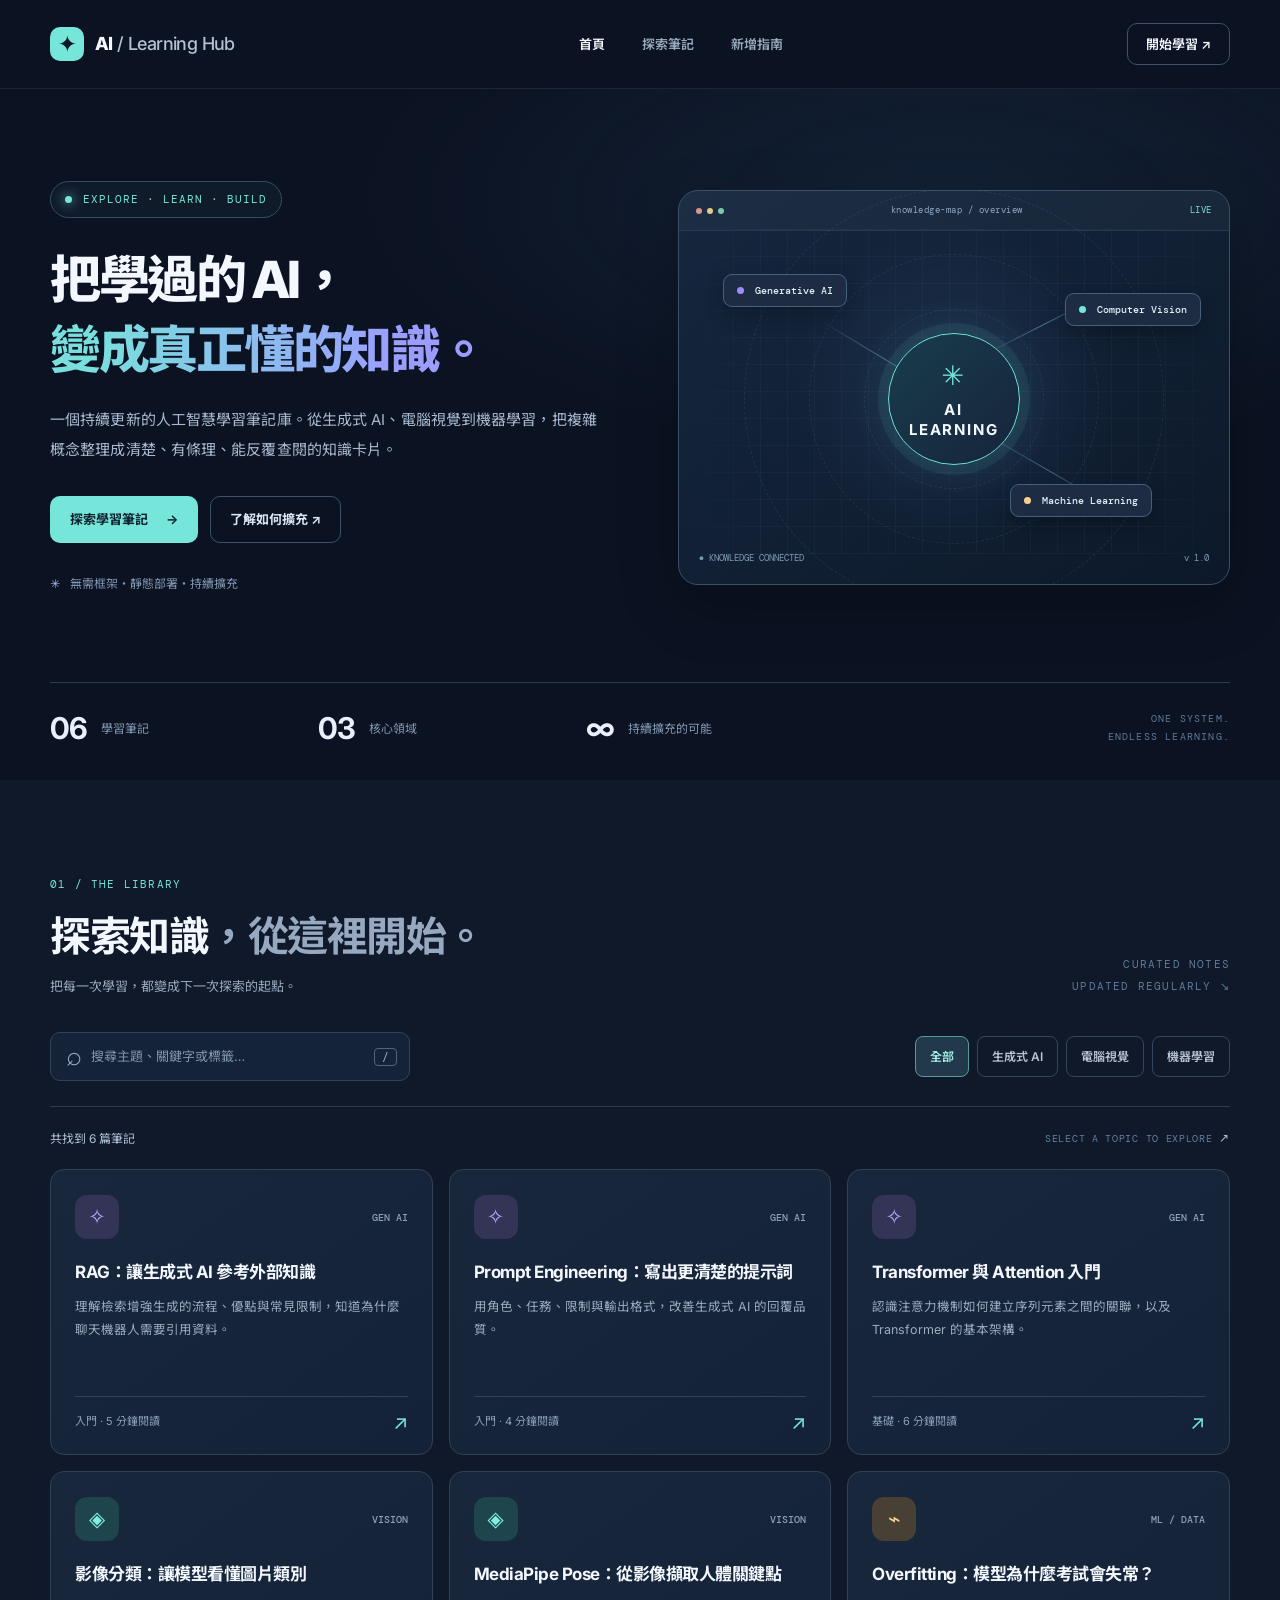
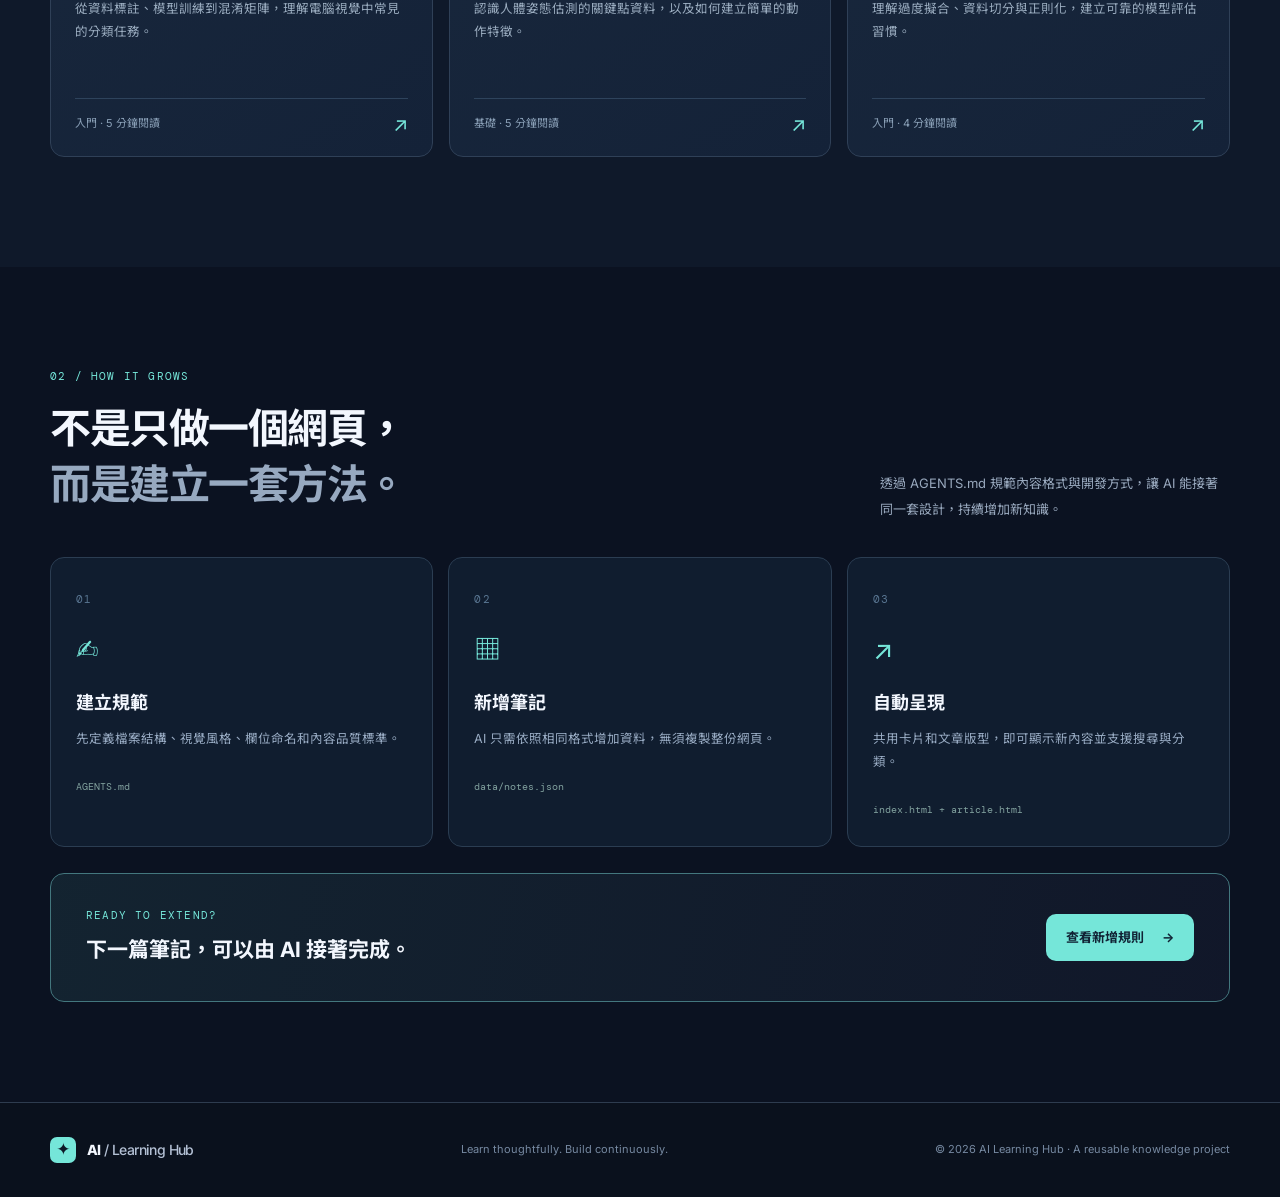
<file: ai-learning-hub/index.html>
<!doctype html>
<html lang="zh-Hant">
<head>
  <meta charset="utf-8">
  <meta name="viewport" content="width=device-width,initial-scale=1">
  <meta name="description" content="AI Learning Hub：把 RAG、電腦視覺和機器學習知識整理成可持續擴充的學習筆記。">
  <meta name="theme-color" content="#0b1221">
  <title>AI Learning Hub｜讓知識持續生長</title>
  <link rel="stylesheet" href="assets/css/style.css">
  <script src="assets/js/app.js" defer></script>
</head>
<body data-page="home">
  <a class="skip-link" href="#main">跳至主要內容</a>
  <header class="site-header">
    <div class="container header-inner">
      <a class="brand" href="index.html" aria-label="AI Learning Hub 首頁"><span class="brand-mark">✦</span><span>AI<span class="brand-light"> / Learning Hub</span></span></a>
      <nav class="nav-links" aria-label="主選單">
        <a class="active" href="index.html">首頁</a>
        <a href="#notes">探索筆記</a>
        <a href="guide.html">新增指南</a>
      </nav>
      <a class="nav-cta" href="#notes">開始學習 <span aria-hidden="true">↗</span></a>
    </div>
  </header>
  <main id="main">
    <section class="hero">
      <div class="container hero-grid">
        <div class="hero-copy">
          <span class="eyebrow"><span class="eyebrow-dot"></span> EXPLORE · LEARN · BUILD</span>
          <h1>把學過的 AI，<br><span class="gradient-text">變成真正懂的知識。</span></h1>
          <p class="hero-desc">一個持續更新的人工智慧學習筆記庫。從生成式 AI、電腦視覺到機器學習，把複雜概念整理成清楚、有條理、能反覆查閱的知識卡片。</p>
          <div class="hero-actions"><a class="btn btn-primary" href="#notes">探索學習筆記 <span aria-hidden="true">→</span></a><a class="btn btn-ghost" href="guide.html">了解如何擴充 ↗</a></div>
          <div class="hero-proof"><span class="tiny-star">✳</span> 無需框架・靜態部署・持續擴充</div>
        </div>
        <div class="hero-visual" aria-label="AI 知識之間的關聯示意圖" role="img">
          <div class="visual-frame">
            <div class="visual-top"><span class="window-dots"><i></i><i></i><i></i></span><span>knowledge-map / overview</span><span class="visual-chip">LIVE</span></div>
            <div class="orbit orbit-a"></div><div class="orbit orbit-b"></div><div class="orbit orbit-c"></div>
            <div class="connect-line line-a"></div><div class="connect-line line-b"></div><div class="connect-line line-c"></div>
            <div class="map-center"><span class="map-spark">✳</span><strong>AI<br>LEARNING</strong></div>
            <div class="map-node node-llm"><span class="node-dot violet"></span> Generative AI</div>
            <div class="map-node node-cv"><span class="node-dot cyan"></span> Computer Vision</div>
            <div class="map-node node-ml"><span class="node-dot amber"></span> Machine Learning</div>
            <div class="map-meta"><span>● KNOWLEDGE CONNECTED</span><span>v 1.0</span></div>
          </div>
        </div>
      </div>
      <div class="container metrics-row"><div><strong id="count-total">06</strong><span>學習筆記</span></div><div><strong id="count-category">03</strong><span>核心領域</span></div><div><strong>∞</strong><span>持續擴充的可能</span></div><div class="metrics-caption">ONE SYSTEM.<br>ENDLESS LEARNING.</div></div>
    </section>
    <section class="notes-section" id="notes">
      <div class="container">
        <div class="section-heading"><div><span class="section-kicker">01 / THE LIBRARY</span><h2>探索知識<span class="soft-title">，從這裡開始。</span></h2><p>把每一次學習，都變成下一次探索的起點。</p></div><div class="section-side">CURATED NOTES<br>UPDATED REGULARLY ↘</div></div>
        <div class="filter-bar"><label class="search-box"><span aria-hidden="true">⌕</span><input id="search-input" type="search" placeholder="搜尋主題、關鍵字或標籤…" aria-label="搜尋筆記"><kbd>/</kbd></label><div class="filter-buttons" id="filter-buttons" role="group" aria-label="依領域篩選"><button class="filter active" data-category="全部" type="button" aria-pressed="true">全部</button><button class="filter" data-category="生成式 AI" type="button" aria-pressed="false">生成式 AI</button><button class="filter" data-category="電腦視覺" type="button" aria-pressed="false">電腦視覺</button><button class="filter" data-category="機器學習" type="button" aria-pressed="false">機器學習</button></div></div>
        <div class="results-header"><span id="results-label" aria-live="polite">正在載入筆記…</span><span class="results-hint">SELECT A TOPIC TO EXPLORE <span aria-hidden="true">↗</span></span></div>
        <div class="notes-grid" id="notes-grid" aria-live="polite"><div class="loading">正在讀取學習筆記…</div></div>
        <div class="empty-state hidden" id="empty-state"><strong>暫時沒有符合的筆記</strong><p>試試其他關鍵字，或切換分類。</p><button id="reset-filter" class="btn btn-outline" type="button">清除篩選</button></div>
      </div>
    </section>
    <section class="method-section" id="workflow"><div class="container"><div class="section-heading"><div><span class="section-kicker">02 / HOW IT GROWS</span><h2>不是只做一個網頁，<br><span class="soft-title">而是建立一套方法。</span></h2></div><p class="method-intro">透過 AGENTS.md 規範內容格式與開發方式，讓 AI 能接著同一套設計，持續增加新知識。</p></div><div class="steps-grid"><article class="step-card"><span class="step-no">01</span><span class="step-icon">✍</span><h3>建立規範</h3><p>先定義檔案結構、視覺風格、欄位命名和內容品質標準。</p><span class="step-foot">AGENTS.md</span></article><article class="step-card"><span class="step-no">02</span><span class="step-icon">▦</span><h3>新增筆記</h3><p>AI 只需依照相同格式增加資料，無須複製整份網頁。</p><span class="step-foot">data/notes.json</span></article><article class="step-card"><span class="step-no">03</span><span class="step-icon">↗</span><h3>自動呈現</h3><p>共用卡片和文章版型，即可顯示新內容並支援搜尋與分類。</p><span class="step-foot">index.html + article.html</span></article></div><div class="method-banner"><div><span class="section-kicker">READY TO EXTEND?</span><h3>下一篇筆記，可以由 AI 接著完成。</h3></div><a class="btn btn-primary" href="guide.html">查看新增規則 <span aria-hidden="true">→</span></a></div></div></section>
  </main>
  <footer class="site-footer"><div class="container footer-inner"><a class="brand footer-brand" href="index.html"><span class="brand-mark">✦</span><span>AI<span class="brand-light"> / Learning Hub</span></span></a><p>Learn thoughtfully. Build continuously.</p><span>© 2026 AI Learning Hub · A reusable knowledge project</span></div></footer>
</body>
</html>
</file>
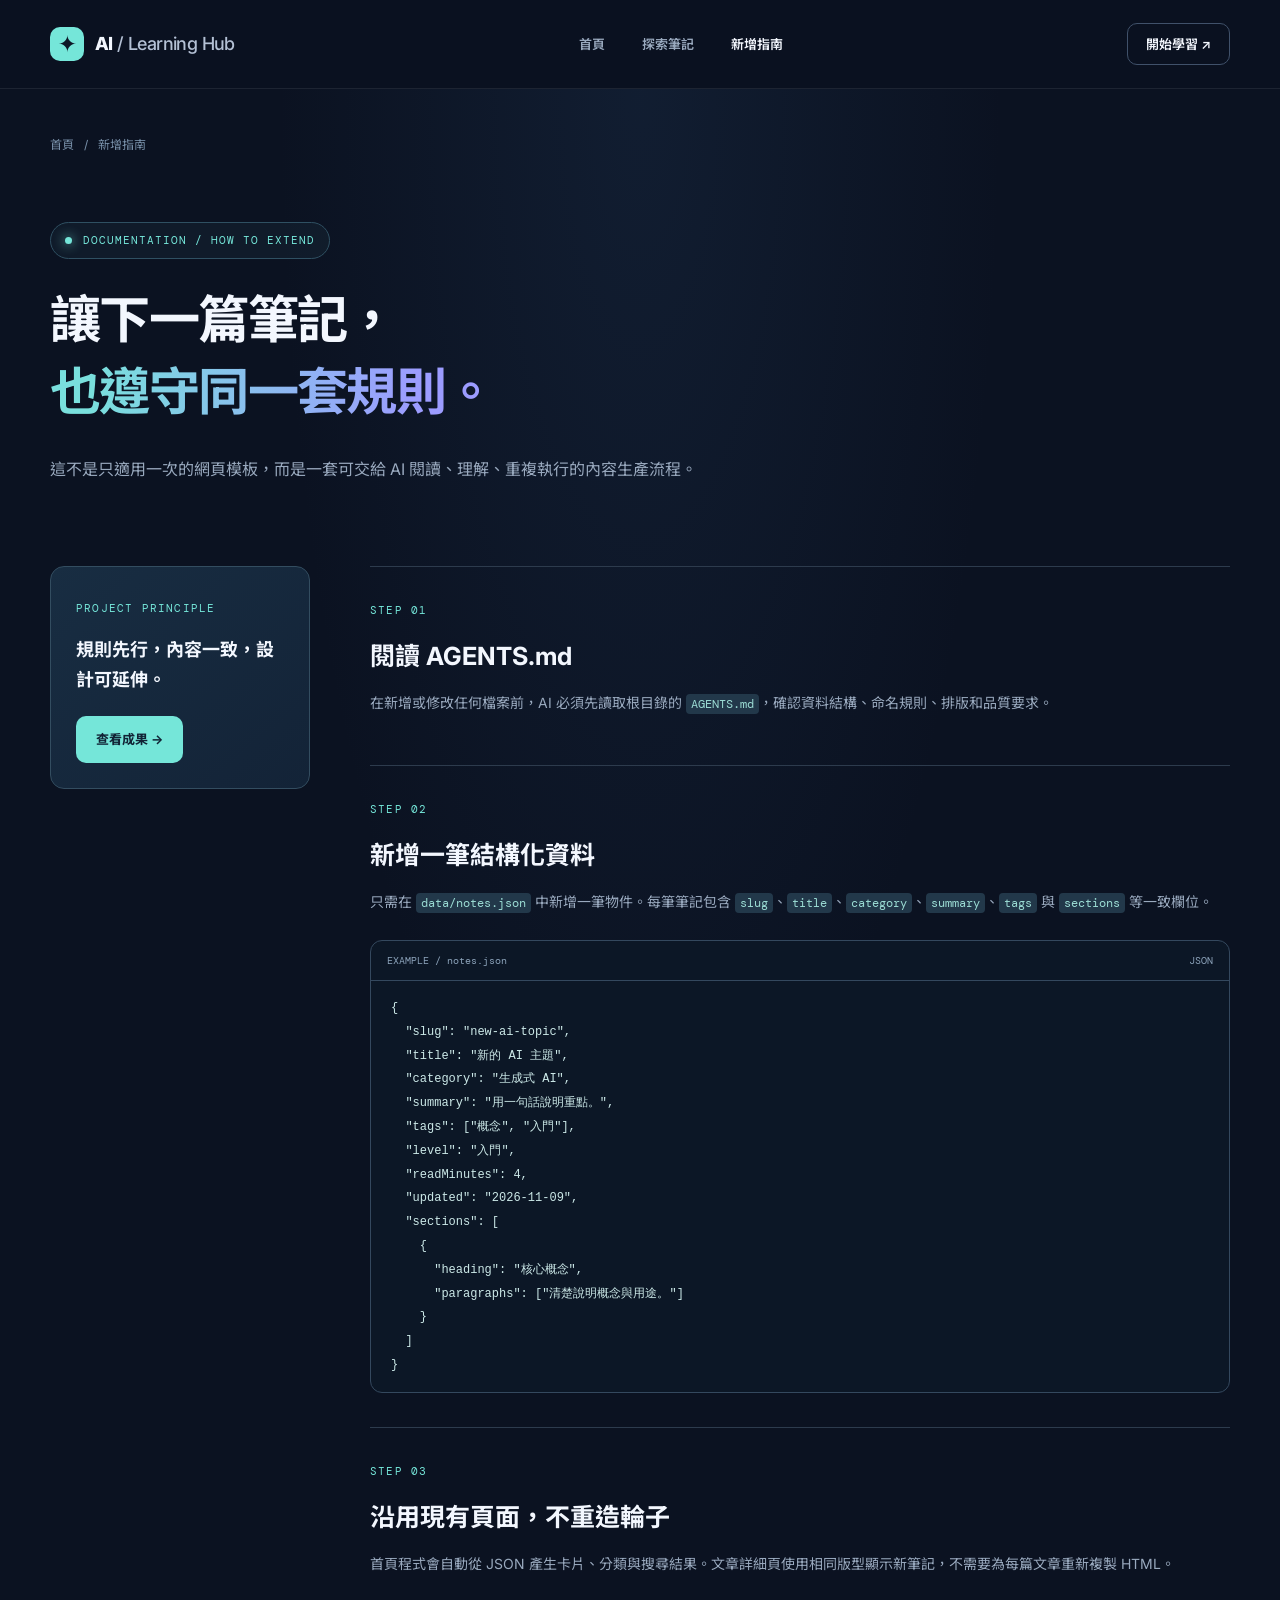
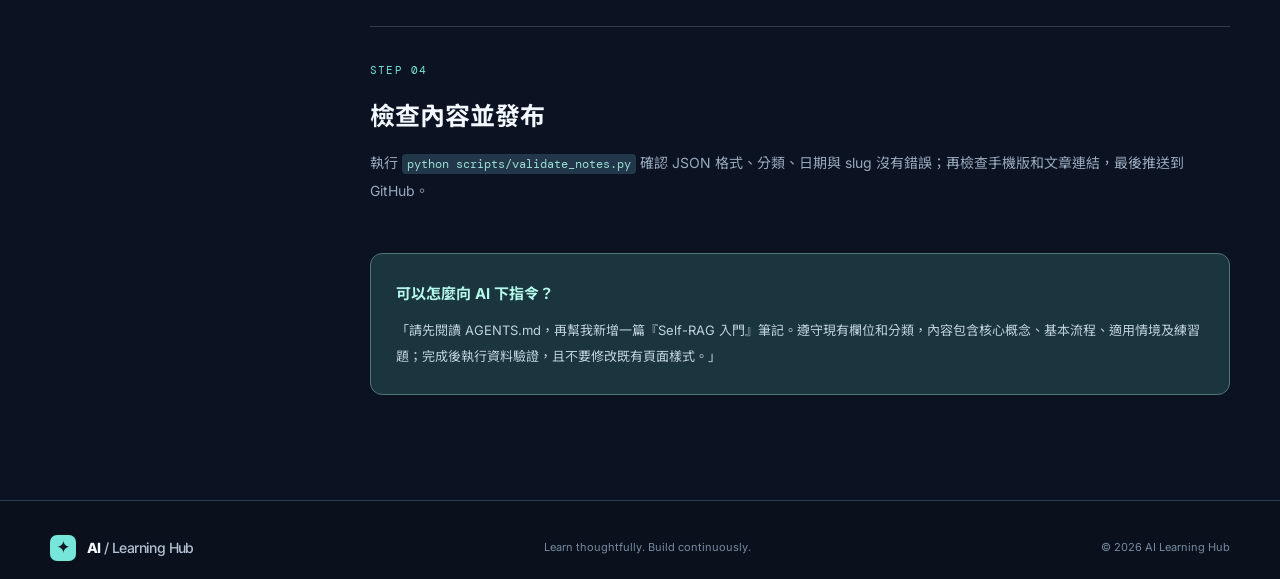
<file: ai-learning-hub/guide.html>
<!doctype html>
<html lang="zh-Hant">
<head><meta charset="utf-8"><meta name="viewport" content="width=device-width,initial-scale=1"><meta name="description" content="AI Learning Hub 的專案規則與新增筆記流程。"><meta name="theme-color" content="#0b1221"><title>新增指南｜AI Learning Hub</title><link rel="stylesheet" href="assets/css/style.css"></head>
<body data-page="guide"><a class="skip-link" href="#main">跳至主要內容</a><header class="site-header"><div class="container header-inner"><a class="brand" href="index.html"><span class="brand-mark">✦</span><span>AI<span class="brand-light"> / Learning Hub</span></span></a><nav class="nav-links" aria-label="主選單"><a href="index.html">首頁</a><a href="index.html#notes">探索筆記</a><a class="active" href="guide.html">新增指南</a></nav><a class="nav-cta" href="index.html#notes">開始學習 ↗</a></div></header>
<main id="main" class="guide-main"><div class="container"><nav class="breadcrumb" aria-label="階層導覽"><a href="index.html">首頁</a><span>/</span><span>新增指南</span></nav><div class="guide-hero"><span class="eyebrow"><span class="eyebrow-dot"></span> DOCUMENTATION / HOW TO EXTEND</span><h1>讓下一篇筆記，<br><span class="gradient-text">也遵守同一套規則。</span></h1><p>這不是只適用一次的網頁模板，而是一套可交給 AI 閱讀、理解、重複執行的內容生產流程。</p></div><div class="guide-layout"><aside class="guide-sidebar"><span>PROJECT PRINCIPLE</span><p>規則先行，內容一致，設計可延伸。</p><a class="btn btn-primary" href="index.html#notes">查看成果 →</a></aside><div class="guide-content"><section><span class="section-kicker">STEP 01</span><h2>閱讀 AGENTS.md</h2><p>在新增或修改任何檔案前，AI 必須先讀取根目錄的 <code>AGENTS.md</code>，確認資料結構、命名規則、排版和品質要求。</p></section><section><span class="section-kicker">STEP 02</span><h2>新增一筆結構化資料</h2><p>只需在 <code>data/notes.json</code> 中新增一筆物件。每筆筆記包含 <code>slug</code>、<code>title</code>、<code>category</code>、<code>summary</code>、<code>tags</code> 與 <code>sections</code> 等一致欄位。</p><div class="code-window"><div class="code-title"><span>EXAMPLE / notes.json</span><span>JSON</span></div><pre><code>{
  "slug": "new-ai-topic",
  "title": "新的 AI 主題",
  "category": "生成式 AI",
  "summary": "用一句話說明重點。",
  "tags": ["概念", "入門"],
  "level": "入門",
  "readMinutes": 4,
  "updated": "2026-11-09",
  "sections": [
    {
      "heading": "核心概念",
      "paragraphs": ["清楚說明概念與用途。"]
    }
  ]
}</code></pre></div></section><section><span class="section-kicker">STEP 03</span><h2>沿用現有頁面，不重造輪子</h2><p>首頁程式會自動從 JSON 產生卡片、分類與搜尋結果。文章詳細頁使用相同版型顯示新筆記，不需要為每篇文章重新複製 HTML。</p></section><section><span class="section-kicker">STEP 04</span><h2>檢查內容並發布</h2><p>執行 <code>python scripts/validate_notes.py</code> 確認 JSON 格式、分類、日期與 slug 沒有錯誤；再檢查手機版和文章連結，最後推送到 GitHub。</p></section><div class="guide-tip"><strong>可以怎麼向 AI 下指令？</strong><p>「請先閱讀 AGENTS.md，再幫我新增一篇『Self-RAG 入門』筆記。遵守現有欄位和分類，內容包含核心概念、基本流程、適用情境及練習題；完成後執行資料驗證，且不要修改既有頁面樣式。」</p></div></div></div></div></main>
<footer class="site-footer"><div class="container footer-inner"><a class="brand footer-brand" href="index.html"><span class="brand-mark">✦</span><span>AI<span class="brand-light"> / Learning Hub</span></span></a><p>Learn thoughtfully. Build continuously.</p><span>© 2026 AI Learning Hub</span></div></footer></body></html>
</file>
<file: ai-learning-hub/assets/css/style.css>
@import url('https://fonts.googleapis.com/css2?family=DM+Mono:wght@400;500&family=Inter:wght@400;500;600;700;800&family=Noto+Sans+TC:wght@400;500;600;700;800&display=swap');
:root{--bg:#0b1221;--panel:#101c2f;--panel2:#14243b;--line:#27374b;--text:#f3f7fe;--muted:#99a9be;--dim:#6d809a;--cyan:#75e6d9;--violet:#9e8cff;--amber:#ffd08b;--max:1180px;--radius:18px}
*{box-sizing:border-box}html{scroll-behavior:smooth}body{margin:0;background:var(--bg);color:var(--text);font-family:Inter,'Noto Sans TC',-apple-system,BlinkMacSystemFont,system-ui,sans-serif;line-height:1.75;min-width:320px}button,input{font:inherit}a{color:inherit;text-decoration:none}a:focus-visible,button:focus-visible,input:focus-visible{outline:3px solid var(--cyan);outline-offset:4px}button{cursor:pointer}.container{width:min(calc(100% - 48px),var(--max));margin:0 auto}.skip-link{position:absolute;top:-100px;left:16px;padding:10px 18px;background:#fff;color:#111;z-index:100}.skip-link:focus{top:12px}.site-header{position:relative;z-index:10;border-bottom:1px solid rgba(255,255,255,.08);background:rgba(11,18,33,.95)}.header-inner{height:88px;display:flex;align-items:center;justify-content:space-between;gap:28px}.brand{font-size:18px;font-weight:800;letter-spacing:-.6px;white-space:nowrap;display:inline-flex;gap:11px;align-items:center}.brand-mark{width:34px;height:34px;display:inline-flex;justify-content:center;align-items:center;color:#0d1827;background:var(--cyan);border-radius:10px;font-size:23px}.brand-light{color:#b4c1d5;font-weight:500}.nav-links{display:flex;align-items:center;gap:37px}.nav-links a{color:var(--muted);font-size:13px;font-weight:600;transition:color .2s}.nav-links a:hover,.nav-links a.active{color:var(--text)}.nav-cta{border:1px solid #40516a;border-radius:10px;padding:9px 18px;font-size:13px;font-weight:600;white-space:nowrap}.nav-cta:hover{border-color:var(--cyan);color:var(--cyan)}.hero{background:radial-gradient(ellipse 70% 55% at 74% 16%,rgba(45,85,122,.22),transparent 68%),var(--bg)}.hero-grid{display:grid;grid-template-columns:1fr 0.94fr;align-items:center;gap:40px;padding:92px 0 88px}.eyebrow,.section-kicker,.section-side,.results-hint,.step-no,.step-foot,.metrics-caption,.code-title,.map-meta,.visual-top,.guide-sidebar>span{font-family:'DM Mono',monospace;font-size:11px;letter-spacing:1.2px}.eyebrow{display:inline-flex;align-items:center;gap:11px;color:var(--cyan);border:1px solid #2f5062;border-radius:99px;padding:8px 14px;letter-spacing:1px;background:rgba(57,112,123,.1)}.eyebrow-dot{height:7px;width:7px;background:var(--cyan);border-radius:50%;box-shadow:0 0 12px var(--cyan)}h1,h2,h3,p{margin-top:0}.hero h1{font-size:clamp(35px,4vw,58px);line-height:1.37;letter-spacing:-2.5px;margin:26px 0 20px;font-weight:800;white-space:nowrap}.gradient-text{background:linear-gradient(95deg,#79dfdd 10%,#9c9cff 82%);-webkit-background-clip:text;background-clip:text;color:transparent}.hero-desc{max-width:550px;color:#a9bad0;font-size:15px;line-height:2;letter-spacing:.1px}.hero-actions{display:flex;flex-wrap:wrap;gap:12px;margin:31px 0 30px}.btn{display:inline-flex;align-items:center;justify-content:center;gap:18px;border-radius:10px;font-size:13px;font-weight:700;padding:13px 19px;line-height:1.5;border:1px solid transparent;transition:transform .2s,border .2s,background .2s}.btn:hover{transform:translateY(-2px)}.btn-primary{background:var(--cyan);color:#112335}.btn-primary:hover{background:#a2f4e7}.btn-ghost{background:transparent;color:#d8e3f3;border-color:#3e516a}.btn-ghost:hover,.btn-outline:hover{border-color:var(--cyan)}.btn-outline{background:transparent;color:var(--text);border-color:#3e516a}.hero-proof{font-size:12px;color:#8298b3}.tiny-star{color:#a2bafa;margin-right:7px}.hero-visual{min-width:0}.visual-frame{height:395px;position:relative;overflow:hidden;border:1px solid #395069;border-radius:20px;background:radial-gradient(circle at 50% 50%,rgba(73,114,168,.2),transparent 48%),linear-gradient(145deg,#15273e,#0d192a);box-shadow:0 20px 60px rgba(0,0,0,.22)}.visual-frame:before{content:"";position:absolute;inset:38px 0 30px;background-image:linear-gradient(rgba(112,154,199,.06) 1px,transparent 1px),linear-gradient(90deg,rgba(112,154,199,.06) 1px,transparent 1px);background-size:27px 27px;mask-image:linear-gradient(90deg,transparent,black 15%,black 85%,transparent)}.visual-top{position:absolute;left:0;right:0;top:0;height:40px;display:flex;align-items:center;justify-content:space-between;gap:10px;padding:0 17px;background:rgba(255,255,255,.03);border-bottom:1px solid #25384f;color:#90a7c1;font-size:9px;letter-spacing:.5px}.window-dots{display:flex;gap:5px}.window-dots i{width:6px;height:6px;background:#778ba3;border-radius:50%}.window-dots i:first-child{background:#d9938f}.window-dots i:nth-child(2){background:#e0c88f}.window-dots i:nth-child(3){background:#80c8ab}.visual-chip{color:var(--cyan);font-size:9px}.orbit{position:absolute;border:1px dashed rgba(112,160,195,.14);border-radius:50%;top:53%;left:50%;transform:translate(-50%,-50%)}.orbit-a{height:180px;width:180px}.orbit-b{height:290px;width:290px}.orbit-c{height:420px;width:420px}.map-center{position:absolute;top:53%;left:50%;transform:translate(-50%,-50%);width:132px;height:132px;border-radius:50%;display:flex;flex-direction:column;align-items:center;justify-content:center;gap:5px;text-align:center;border:1px solid #6de3d1;box-shadow:0 0 0 10px rgba(117,230,217,.07),0 0 50px rgba(117,230,217,.12);background:linear-gradient(135deg,#183d4c,#17243b);font-size:15px;letter-spacing:1.8px;line-height:1.35}.map-spark{font-size:27px;color:var(--cyan)}.map-node{position:absolute;padding:9px 13px;border-radius:9px;background:#1d2c43;border:1px solid #45607a;font:500 10px 'DM Mono',monospace;color:#e6edf8;box-shadow:0 8px 18px rgba(0,0,0,.24);white-space:nowrap}.node-dot{display:inline-block;width:7px;height:7px;border-radius:50%;margin-right:5px}.node-dot.violet{background:var(--violet)}.node-dot.cyan{background:var(--cyan)}.node-dot.amber{background:var(--amber)}.node-llm{top:21%;left:8%}.node-cv{top:26%;right:5%}.node-ml{bottom:17%;right:14%}.connect-line{position:absolute;height:1px;background:linear-gradient(90deg,transparent,#6a9abc,transparent);transform-origin:left center;opacity:.6}.line-a{width:140px;left:26%;top:33%;transform:rotate(31deg)}.line-b{width:140px;left:55%;top:42%;transform:rotate(-27deg)}.line-c{width:150px;left:55%;top:61%;transform:rotate(30deg)}.map-meta{position:absolute;bottom:17px;left:20px;right:20px;display:flex;justify-content:space-between;color:#7c9ab2;font-size:9px;letter-spacing:0}.metrics-row{border-top:1px solid #2d3b4e;display:grid;grid-template-columns:repeat(3,1fr) 1.4fr;align-items:center;padding:27px 0 34px}.metrics-row>div:not(.metrics-caption){display:flex;align-items:center;gap:14px}.metrics-row strong{font-size:30px;line-height:1.2;color:#e7f0fb;letter-spacing:-1px}.metrics-row span{font-size:12px;color:#8298b3}.metrics-caption{text-align:right;color:#607a96;font-size:10px;line-height:1.8}.notes-section{padding:95px 0 110px;background:#0f192a;scroll-margin-top:25px}.section-heading{display:flex;justify-content:space-between;align-items:end;gap:30px;margin-bottom:35px}.section-kicker{color:var(--cyan);display:block;margin-bottom:15px}.section-heading h2{font-size:clamp(28px,3.2vw,42px);line-height:1.35;letter-spacing:-1.5px;margin:0 0 10px}.soft-title{color:#97a9c0}.section-heading p{font-size:13px;color:var(--muted);margin-bottom:0}.section-side{color:#617a97;text-align:right;line-height:2}.filter-bar{display:flex;justify-content:space-between;gap:20px;align-items:center;padding-bottom:25px}.search-box{position:relative;display:flex;align-items:center;width:360px;max-width:100%;border-radius:10px;background:#152338;border:1px solid #31435a;color:#94aac5}.search-box>span{font-size:27px;line-height:1;padding-left:15px;padding-right:9px;transform:translateY(-1px)}.search-box input{width:100%;min-width:0;border:0;background:transparent;color:#fff;outline:0;padding:12px 0;font-size:13px}.search-box input::placeholder{color:#8094ab}.search-box:focus-within{border-color:var(--cyan)}.search-box kbd{font:11px 'DM Mono',monospace;margin:0 12px;padding:1px 7px;border:1px solid #52647b;border-radius:4px;color:#a1b2c7}.filter-buttons{display:flex;flex-wrap:wrap;gap:8px}.filter{background:transparent;border:1px solid #33465e;color:#b6c3d3;border-radius:8px;padding:9px 14px;font-size:12px;font-weight:600;white-space:nowrap}.filter.active,.filter:hover{background:#21394b;border-color:#5a999a;color:#a7f3e9}.results-header{display:flex;justify-content:space-between;gap:10px;align-items:center;border-top:1px solid #2b3b4e;padding-top:21px;margin-bottom:20px}.results-header span:first-child{font-size:12px;color:#afc2d8}.results-hint{color:#627f9e;letter-spacing:.7px;font-size:10px}.notes-grid{display:grid;grid-template-columns:repeat(3,minmax(0,1fr));gap:16px;min-height:250px}.note-card{display:flex;flex-direction:column;min-height:286px;padding:25px 24px 22px;background:linear-gradient(145deg,#18273c,#142238);border:1px solid #2f4057;border-radius:14px;position:relative;transition:transform .2s,border-color .2s,box-shadow .2s}.note-card:hover{transform:translateY(-4px);border-color:#598a99;box-shadow:0 12px 30px rgba(0,0,0,.13)}.card-upper{display:flex;justify-content:space-between;align-items:center;gap:10px}.card-icon{height:44px;width:44px;border-radius:12px;display:grid;place-items:center;font-size:21px;background:#343456;color:#b8aaff}.card-icon.cyan{background:#1e454b;color:#82ede2}.card-icon.amber{background:#494035;color:#f7d597}.card-tag{font:500 10px 'DM Mono',monospace;color:#8da1ba}.note-card h3{font-size:17px;line-height:1.5;margin:21px 0 9px;letter-spacing:-.5px}.note-card p{font-size:12.5px;color:#9aacbf;line-height:1.85;margin:0 0 21px;flex:1}.card-footer{display:flex;justify-content:space-between;align-items:center;border-top:1px solid #2e435c;padding-top:15px;gap:10px}.card-meta{font-size:11px;color:#8ba1b8}.card-arrow{color:var(--cyan);font-size:20px;line-height:1}.hidden{display:none!important}.loading,.empty-state{grid-column:1/-1;text-align:center;padding:60px 20px;color:var(--muted)}.empty-state{border:1px dashed #3a526a;border-radius:14px}.empty-state strong{display:block;color:#e9f5ff;font-size:18px}.empty-state p{font-size:13px;margin:10px 0 20px}.method-section{padding:100px 0 100px}.method-intro{color:var(--muted);font-size:13px;max-width:350px;margin:0 0 10px;line-height:2}.steps-grid{display:grid;grid-template-columns:repeat(3,1fr);gap:15px}.step-card{border:1px solid #2b3d52;border-radius:14px;padding:25px;background:#101d2f;min-height:242px}.step-no{color:#597692}.step-icon{display:block;color:var(--cyan);font-size:27px;margin:15px 0 14px}.step-card h3{font-size:18px;margin:0 0 8px}.step-card p{font-size:12.5px;color:#99acc4;line-height:1.85;margin:0 0 20px}.step-foot{color:#82a29f;font-size:10px;letter-spacing:0}.method-banner{margin-top:26px;padding:32px 35px;border:1px solid #43777e;border-radius:14px;display:flex;justify-content:space-between;align-items:center;gap:20px;background:linear-gradient(105deg,rgba(47,94,100,.23),rgba(85,83,138,.08))}.method-banner .section-kicker{margin:0 0 7px}.method-banner h3{margin:0;font-size:21px}.site-footer{border-top:1px solid #2e3c4f;background:#0a111d;padding:34px 0}.footer-inner{display:flex;justify-content:space-between;gap:25px;align-items:center}.footer-brand{font-size:14px}.footer-brand .brand-mark{width:26px;height:26px;font-size:17px;border-radius:7px}.footer-inner p,.footer-inner>span{font-size:11px;color:#7689a1;margin:0}.article-main,.guide-main{min-height:65vh;background:radial-gradient(ellipse at 50% 0,rgba(42,75,114,.2),transparent 40%)}.breadcrumb{display:flex;align-items:center;flex-wrap:wrap;gap:10px;font-size:12px;color:#7890a9;padding-top:45px;padding-bottom:25px}.breadcrumb a:hover{color:var(--cyan)}.article-shell{padding:30px 0 50px;max-width:880px;margin:0 auto}.article-category{display:inline-block;color:#9ef3e8;background:#1c3a44;border:1px solid #356a72;padding:6px 14px;border-radius:99px;font-size:12px}.article-title{font-size:clamp(30px,4vw,48px);letter-spacing:-1.6px;line-height:1.4;margin:22px 0 15px}.article-lead{font-size:16px;color:#afc2d7;line-height:2;margin-bottom:22px}.article-meta{display:flex;flex-wrap:wrap;gap:12px;align-items:center;font-size:12px;color:#859bb5;padding-bottom:30px;border-bottom:1px solid #35465c}.tag-pill{border:1px solid #405069;border-radius:99px;padding:3px 10px;color:#aebfd4}.article-body{max-width:750px;margin:40px auto 0}.article-body section{margin-bottom:42px}.article-body h2{font-size:23px;border-left:3px solid var(--cyan);padding-left:18px;letter-spacing:-.4px}.article-body p,.article-body li{font-size:15px;color:#b3c3d6;line-height:2.15}.article-body ul{padding-left:24px}.article-body li{margin-bottom:10px}.article-note{border:1px solid #456775;border-radius:12px;background:#1a3040;padding:18px 22px;color:#b9d9da;font-size:13px;line-height:1.9;margin:22px 0}.article-bottom{display:flex;justify-content:center;padding-bottom:75px}.error-panel{padding:70px 25px;text-align:center}.error-panel h2{font-size:25px}.error-panel p{color:var(--muted)}.guide-hero{padding:42px 0 65px;max-width:850px}.guide-hero h1{font-size:clamp(32px,4vw,54px);line-height:1.4;letter-spacing:-1.6px;margin:25px 0}.guide-hero p{max-width:700px;color:var(--muted);line-height:2}.guide-layout{display:grid;grid-template-columns:260px 1fr;gap:60px;padding-bottom:105px}.guide-sidebar{height:max-content;position:sticky;top:30px;background:linear-gradient(140deg,#182d42,#132337);padding:25px;border:1px solid #334d60;border-radius:14px}.guide-sidebar>span{color:var(--cyan)}.guide-sidebar p{font-size:18px;font-weight:700;line-height:1.7;margin:15px 0 20px}.guide-content section{border-top:1px solid #2d3b4d;padding:34px 0}.guide-content section h2{font-size:25px;margin-bottom:10px}.guide-content section p{color:var(--muted);font-size:14px;line-height:2}.guide-content code:not(pre code){font-family:'DM Mono',monospace;color:#9cddd5;background:#22384a;padding:2px 5px;border-radius:4px;font-size:12px}.code-window{background:#0c1726;border:1px solid #34485e;border-radius:12px;overflow:hidden;margin-top:24px}.code-title{display:flex;justify-content:space-between;color:#8da4bb;padding:11px 16px;border-bottom:1px solid #34485e;font-size:10px;letter-spacing:0}.code-window pre{padding:15px 20px;margin:0;overflow:auto;line-height:1.8;color:#cce9e8;font:12px/1.9 'DM Mono',monospace}.guide-tip{border:1px solid #4f7774;background:#1b353f;padding:25px;border-radius:12px}.guide-tip strong{color:#b4f8ea;font-size:15px}.guide-tip p{color:#bfd2db;font-size:13px;margin:10px 0 0;line-height:2}
@media(max-width:1020px){.hero-grid{grid-template-columns:1fr;gap:50px;padding:75px 0 60px}.hero h1{white-space:normal}.hero-visual{max-width:680px;width:100%;margin:0 auto}.notes-grid{grid-template-columns:repeat(2,1fr)}.filter-bar{flex-direction:column;align-items:stretch}.search-box{width:100%}.method-section .section-heading{align-items:start}}
@media(max-width:680px){.container{width:min(calc(100% - 34px),var(--max))}.header-inner{height:74px;flex-wrap:wrap;gap:8px}.nav-links{gap:16px}.nav-links a{font-size:11px}.nav-cta{display:none}.brand{font-size:15px}.brand-mark{width:28px;height:28px;font-size:18px}.hero-grid{padding:54px 0 35px}.hero h1{font-size:35px;letter-spacing:-1.5px}.hero-desc{font-size:13px}.hero-actions .btn{flex:1;min-width:145px;font-size:12px}.visual-frame{height:300px}.orbit-b{width:235px;height:235px}.orbit-c{width:350px;height:350px}.map-center{height:110px;width:110px;font-size:12px}.map-node{font-size:8px;padding:7px}.node-llm{left:3%}.node-cv{right:3%}.node-ml{right:6%}.metrics-row{grid-template-columns:repeat(3,1fr);gap:10px;padding:22px 0}.metrics-row>div:not(.metrics-caption){display:block}.metrics-row strong{display:block;font-size:23px}.metrics-row span{font-size:10px}.metrics-caption{display:none}.notes-section,.method-section{padding:65px 0}.section-heading{align-items:start}.section-heading h2{font-size:30px}.section-side,.results-hint{display:none}.notes-grid,.steps-grid{grid-template-columns:1fr}.note-card{min-height:230px}.filter-buttons{gap:7px}.filter{padding:8px 10px;font-size:11px}.method-banner{align-items:stretch;flex-direction:column;padding:25px}.footer-inner{display:block}.footer-inner p{margin:14px 0 6px}.breadcrumb{padding-top:26px}.article-shell{padding-top:13px}.article-lead{font-size:14px}.article-body h2{font-size:20px}.article-body p,.article-body li{font-size:14px}.guide-hero{padding:23px 0 35px}.guide-hero h1{font-size:32px}.guide-layout{grid-template-columns:1fr;gap:26px;padding-bottom:65px}.guide-sidebar{position:static}.guide-content section h2{font-size:22px}}
@media(prefers-reduced-motion:reduce){html{scroll-behavior:auto}*,*:before,*:after{transition:none!important}}
</file>
